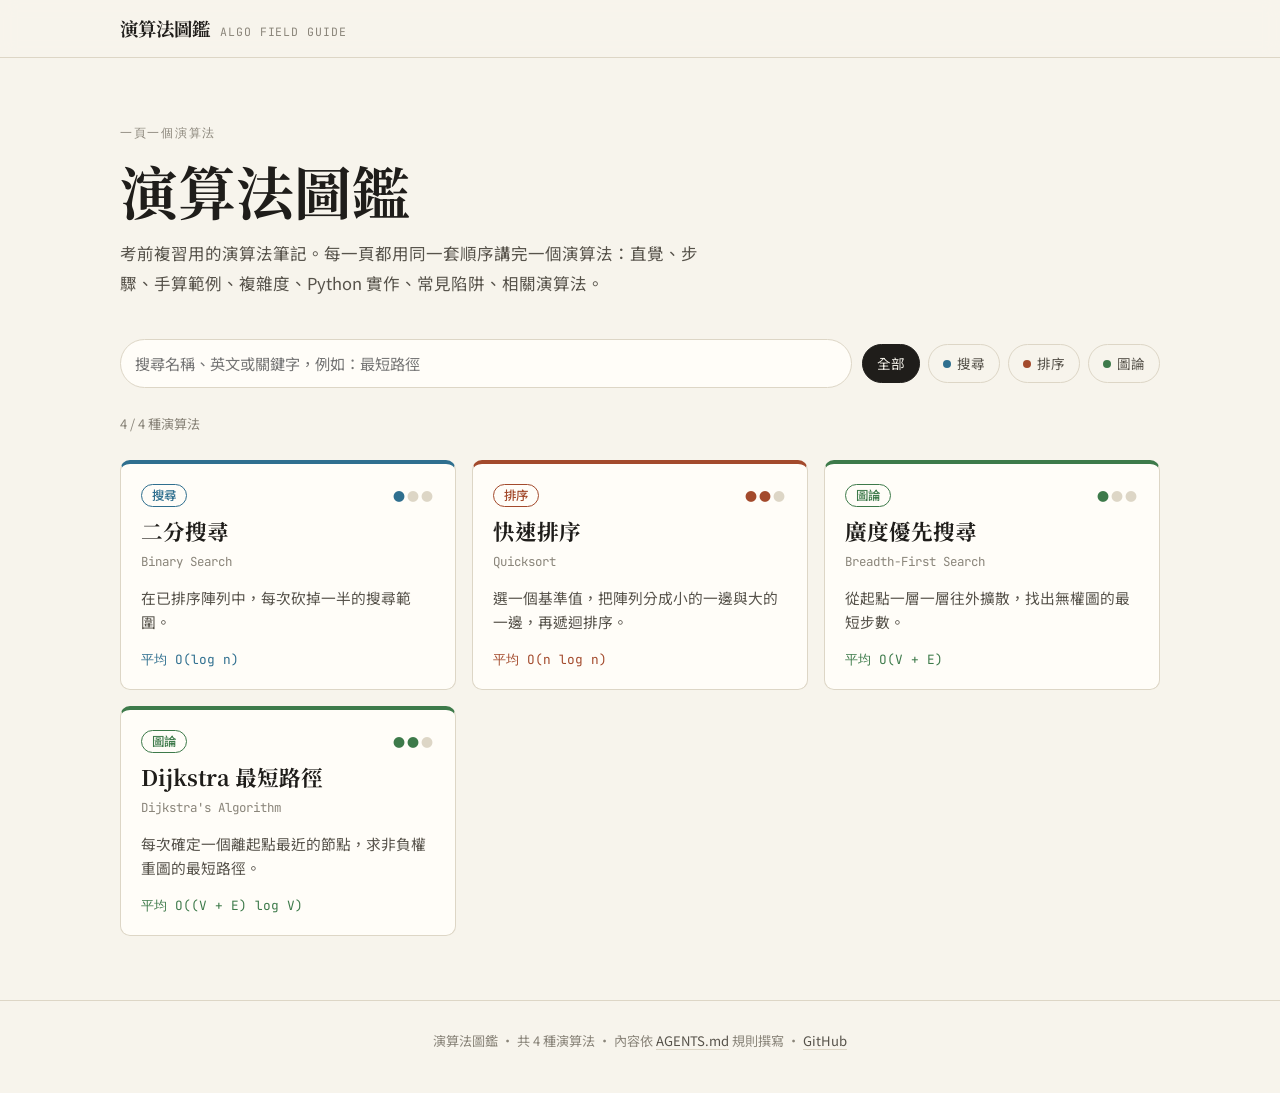
<file: index.html>
<!DOCTYPE html>
<html lang="zh-Hant">
<head>
<meta charset="utf-8">
<meta name="viewport" content="width=device-width, initial-scale=1">
<title>演算法圖鑑 Algo Field Guide</title>
<meta name="description" content="一頁一個演算法的複習圖鑑：直覺、步驟、手算範例、複雜度、Python 實作與常見陷阱。">
<link rel="preconnect" href="https://fonts.googleapis.com">
<link rel="preconnect" href="https://fonts.gstatic.com" crossorigin>
<link href="https://fonts.googleapis.com/css2?family=JetBrains+Mono:wght@400;700&family=Noto+Sans+TC:wght@400;500;700&family=Noto+Serif+TC:wght@700&display=swap" rel="stylesheet">
<link rel="stylesheet" href="assets/style.css">
</head>
<body>

<header class="site-header">
  <div class="inner">
    <a class="brand" href="index.html">演算法圖鑑 <small>ALGO FIELD GUIDE</small></a>
  </div>
</header>

<div class="home-hero">
  <div class="kicker">一頁一個演算法</div>
  <h1>演算法圖鑑</h1>
  <p>考前複習用的演算法筆記。每一頁都用同一套順序講完一個演算法：直覺、步驟、手算範例、複雜度、Python 實作、常見陷阱、相關演算法。</p>
</div>

<div class="toolbar">
  <input id="search" class="search" type="search" placeholder="搜尋名稱、英文或關鍵字，例如：最短路徑" aria-label="搜尋演算法">
  <div id="chips" class="chips" role="group" aria-label="依分類篩選"></div>
</div>
<div class="toolbar"><small id="count" class="count"></small></div>

<main id="grid" class="grid" aria-live="polite"></main>

<footer class="site-footer" id="site-footer"></footer>

<script src="data/algorithms.js"></script>
<script src="assets/main.js"></script>
</body>
</html>
</file>
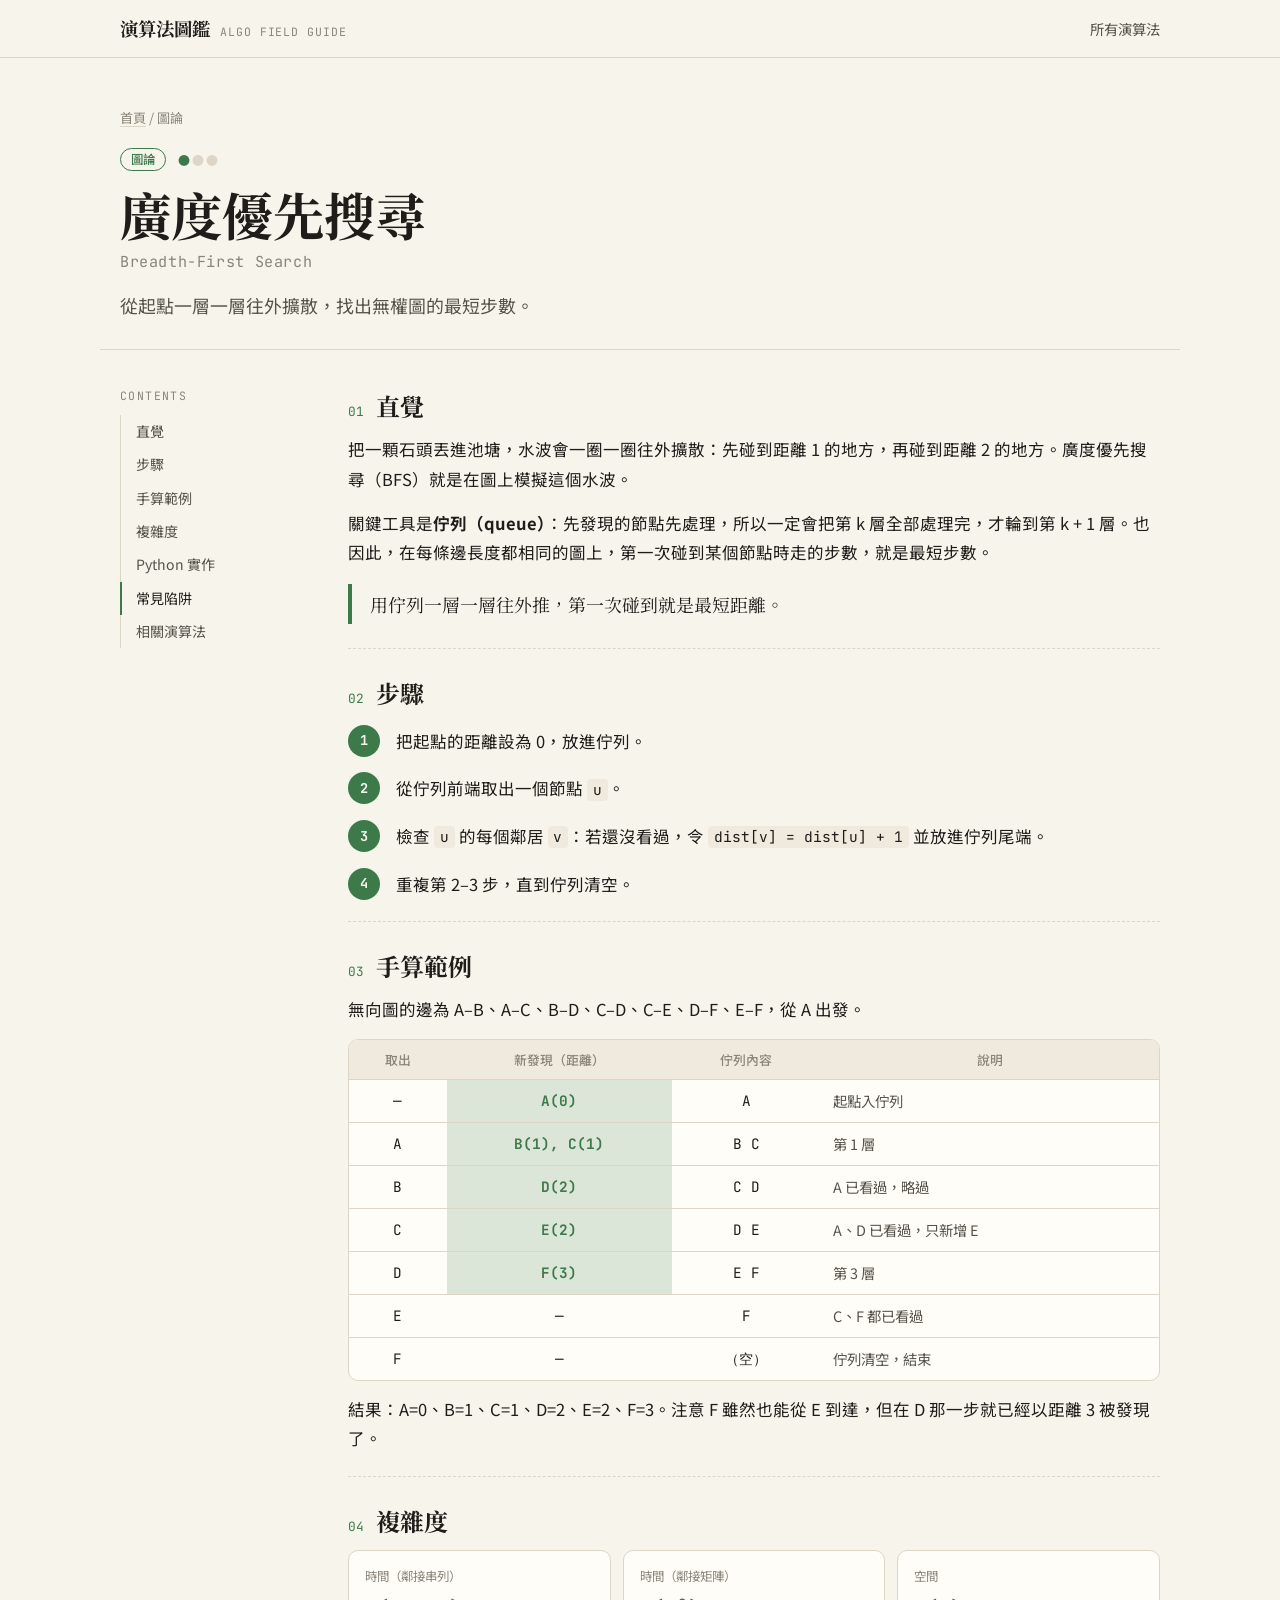
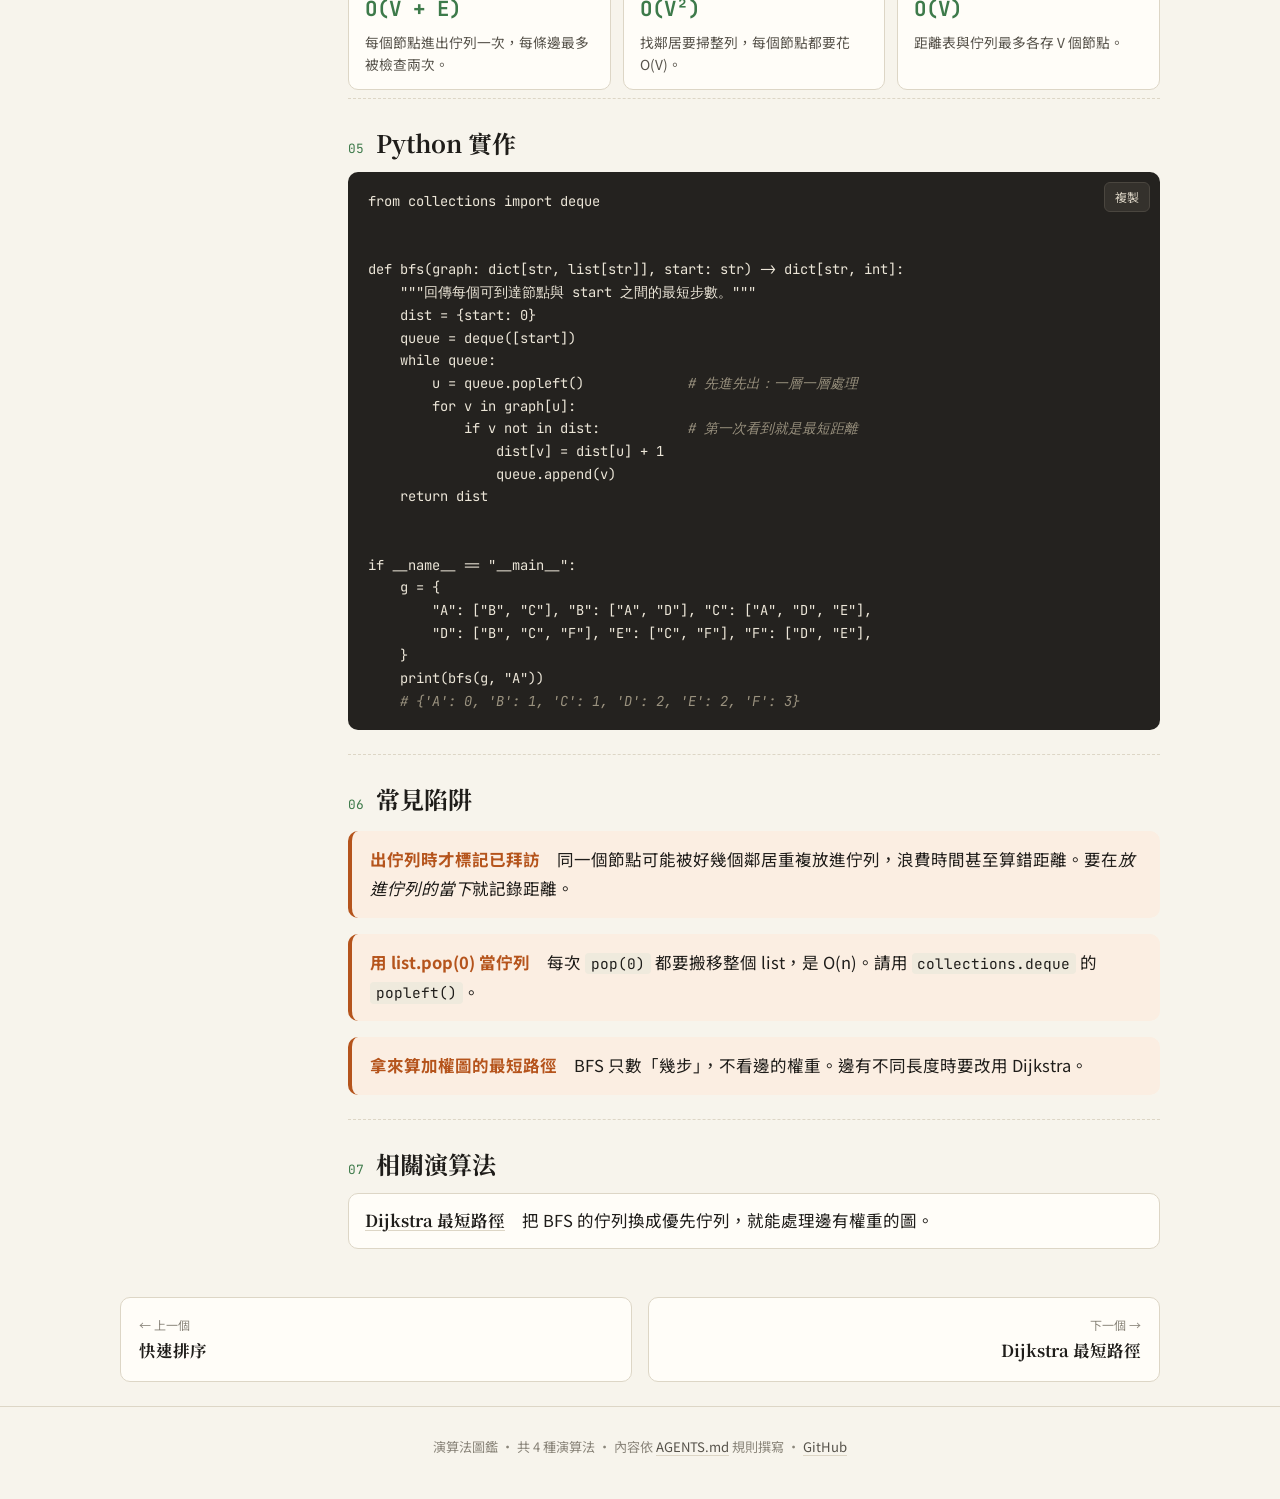
<file: algorithms/bfs.html>
<!DOCTYPE html>
<html lang="zh-Hant">
<head>
<meta charset="utf-8">
<meta name="viewport" content="width=device-width, initial-scale=1">
<title>廣度優先搜尋 · 演算法圖鑑</title>
<meta name="description" content="從起點一層一層往外擴散，找出無權圖的最短步數。">
<link rel="preconnect" href="https://fonts.googleapis.com">
<link rel="preconnect" href="https://fonts.gstatic.com" crossorigin>
<link href="https://fonts.googleapis.com/css2?family=JetBrains+Mono:wght@400;700&family=Noto+Sans+TC:wght@400;500;700&family=Noto+Serif+TC:wght@700&display=swap" rel="stylesheet">
<link rel="stylesheet" href="../assets/style.css">
</head>
<body class="cat-graph" data-slug="bfs">

<header class="site-header">
  <div class="inner">
    <a class="brand" href="../index.html">演算法圖鑑 <small>ALGO FIELD GUIDE</small></a>
    <nav><a href="../index.html">所有演算法</a></nav>
  </div>
</header>

<div class="hero">
  <div class="crumbs"><a href="../index.html">首頁</a> / 圖論</div>
  <div class="badges">
    <span class="tag">圖論</span>
    <span class="diff" title="難度 1/3">●<span>●●</span></span>
  </div>
  <h1>廣度優先搜尋</h1>
  <div class="en">Breadth-First Search</div>
  <p class="lede">從起點一層一層往外擴散，找出無權圖的最短步數。</p>
</div>

<div class="layout">
  <nav class="toc" aria-label="本頁目錄">
    <p>CONTENTS</p>
    <ol>
      <li><a href="#intuition">直覺</a></li>
      <li><a href="#steps">步驟</a></li>
      <li><a href="#example">手算範例</a></li>
      <li><a href="#complexity">複雜度</a></li>
      <li><a href="#code">Python 實作</a></li>
      <li><a href="#pitfalls">常見陷阱</a></li>
      <li><a href="#related">相關演算法</a></li>
    </ol>
  </nav>

  <article>
    <section id="intuition">
      <h2><span class="num">01</span>直覺</h2>
      <p>把一顆石頭丟進池塘，水波會一圈一圈往外擴散：先碰到距離 1 的地方，再碰到距離 2 的地方。廣度優先搜尋（BFS）就是在圖上模擬這個水波。</p>
      <p>關鍵工具是<strong>佇列（queue）</strong>：先發現的節點先處理，所以一定會把第 k 層全部處理完，才輪到第 k + 1 層。也因此，在每條邊長度都相同的圖上，第一次碰到某個節點時走的步數，就是最短步數。</p>
      <div class="callout key">用佇列一層一層往外推，第一次碰到就是最短距離。</div>
    </section>

    <section id="steps">
      <h2><span class="num">02</span>步驟</h2>
      <ol class="steps">
        <li>把起點的距離設為 0，放進佇列。</li>
        <li>從佇列前端取出一個節點 <code>u</code>。</li>
        <li>檢查 <code>u</code> 的每個鄰居 <code>v</code>：若還沒看過，令 <code>dist[v] = dist[u] + 1</code> 並放進佇列尾端。</li>
        <li>重複第 2–3 步，直到佇列清空。</li>
      </ol>
    </section>

    <section id="example">
      <h2><span class="num">03</span>手算範例</h2>
      <p>無向圖的邊為 A–B、A–C、B–D、C–D、C–E、D–F、E–F，從 A 出發。</p>
      <div class="table-wrap">
        <table class="trace">
          <thead><tr><th>取出</th><th>新發現（距離）</th><th>佇列內容</th><th>說明</th></tr></thead>
          <tbody>
            <tr><td>—</td><td class="hl">A(0)</td><td>A</td><td class="note">起點入佇列</td></tr>
            <tr><td>A</td><td class="hl">B(1), C(1)</td><td>B C</td><td class="note">第 1 層</td></tr>
            <tr><td>B</td><td class="hl">D(2)</td><td>C D</td><td class="note">A 已看過，略過</td></tr>
            <tr><td>C</td><td class="hl">E(2)</td><td>D E</td><td class="note">A、D 已看過，只新增 E</td></tr>
            <tr><td>D</td><td class="hl">F(3)</td><td>E F</td><td class="note">第 3 層</td></tr>
            <tr><td>E</td><td>—</td><td>F</td><td class="note">C、F 都已看過</td></tr>
            <tr><td>F</td><td>—</td><td>（空）</td><td class="note">佇列清空，結束</td></tr>
          </tbody>
        </table>
      </div>
      <p>結果：A=0、B=1、C=1、D=2、E=2、F=3。注意 F 雖然也能從 E 到達，但在 D 那一步就已經以距離 3 被發現了。</p>
    </section>

    <section id="complexity">
      <h2><span class="num">04</span>複雜度</h2>
      <div class="cx-grid">
        <div class="cx"><div class="label">時間（鄰接串列）</div><div class="value">O(V + E)</div><p class="why">每個節點進出佇列一次，每條邊最多被檢查兩次。</p></div>
        <div class="cx"><div class="label">時間（鄰接矩陣）</div><div class="value">O(V²)</div><p class="why">找鄰居要掃整列，每個節點都要花 O(V)。</p></div>
        <div class="cx"><div class="label">空間</div><div class="value">O(V)</div><p class="why">距離表與佇列最多各存 V 個節點。</p></div>
      </div>
    </section>

    <section id="code">
      <h2><span class="num">05</span>Python 實作</h2>
<pre><code>from collections import deque


def bfs(graph: dict[str, list[str]], start: str) -&gt; dict[str, int]:
    """回傳每個可到達節點與 start 之間的最短步數。"""
    dist = {start: 0}
    queue = deque([start])
    while queue:
        u = queue.popleft()             # 先進先出：一層一層處理
        for v in graph[u]:
            if v not in dist:           # 第一次看到就是最短距離
                dist[v] = dist[u] + 1
                queue.append(v)
    return dist


if __name__ == "__main__":
    g = {
        "A": ["B", "C"], "B": ["A", "D"], "C": ["A", "D", "E"],
        "D": ["B", "C", "F"], "E": ["C", "F"], "F": ["D", "E"],
    }
    print(bfs(g, "A"))
    # {'A': 0, 'B': 1, 'C': 1, 'D': 2, 'E': 2, 'F': 3}
</code></pre>
    </section>

    <section id="pitfalls">
      <h2><span class="num">06</span>常見陷阱</h2>
      <div class="callout warn"><p><strong>出佇列時才標記已拜訪</strong>　同一個節點可能被好幾個鄰居重複放進佇列，浪費時間甚至算錯距離。要在<em>放進佇列的當下</em>就記錄距離。</p></div>
      <div class="callout warn"><p><strong>用 list.pop(0) 當佇列</strong>　每次 <code>pop(0)</code> 都要搬移整個 list，是 O(n)。請用 <code>collections.deque</code> 的 <code>popleft()</code>。</p></div>
      <div class="callout warn"><p><strong>拿來算加權圖的最短路徑</strong>　BFS 只數「幾步」，不看邊的權重。邊有不同長度時要改用 Dijkstra。</p></div>
    </section>

    <section id="related">
      <h2><span class="num">07</span>相關演算法</h2>
      <ul class="related-list">
        <li><a href="dijkstra.html">Dijkstra 最短路徑</a>　把 BFS 的佇列換成優先佇列，就能處理邊有權重的圖。</li>
      </ul>
    </section>
  </article>
</div>

<nav class="pager" id="pager" aria-label="上一個與下一個演算法"></nav>
<footer class="site-footer" id="site-footer"></footer>

<script src="../data/algorithms.js"></script>
<script src="../assets/main.js"></script>
</body>
</html>
</file>
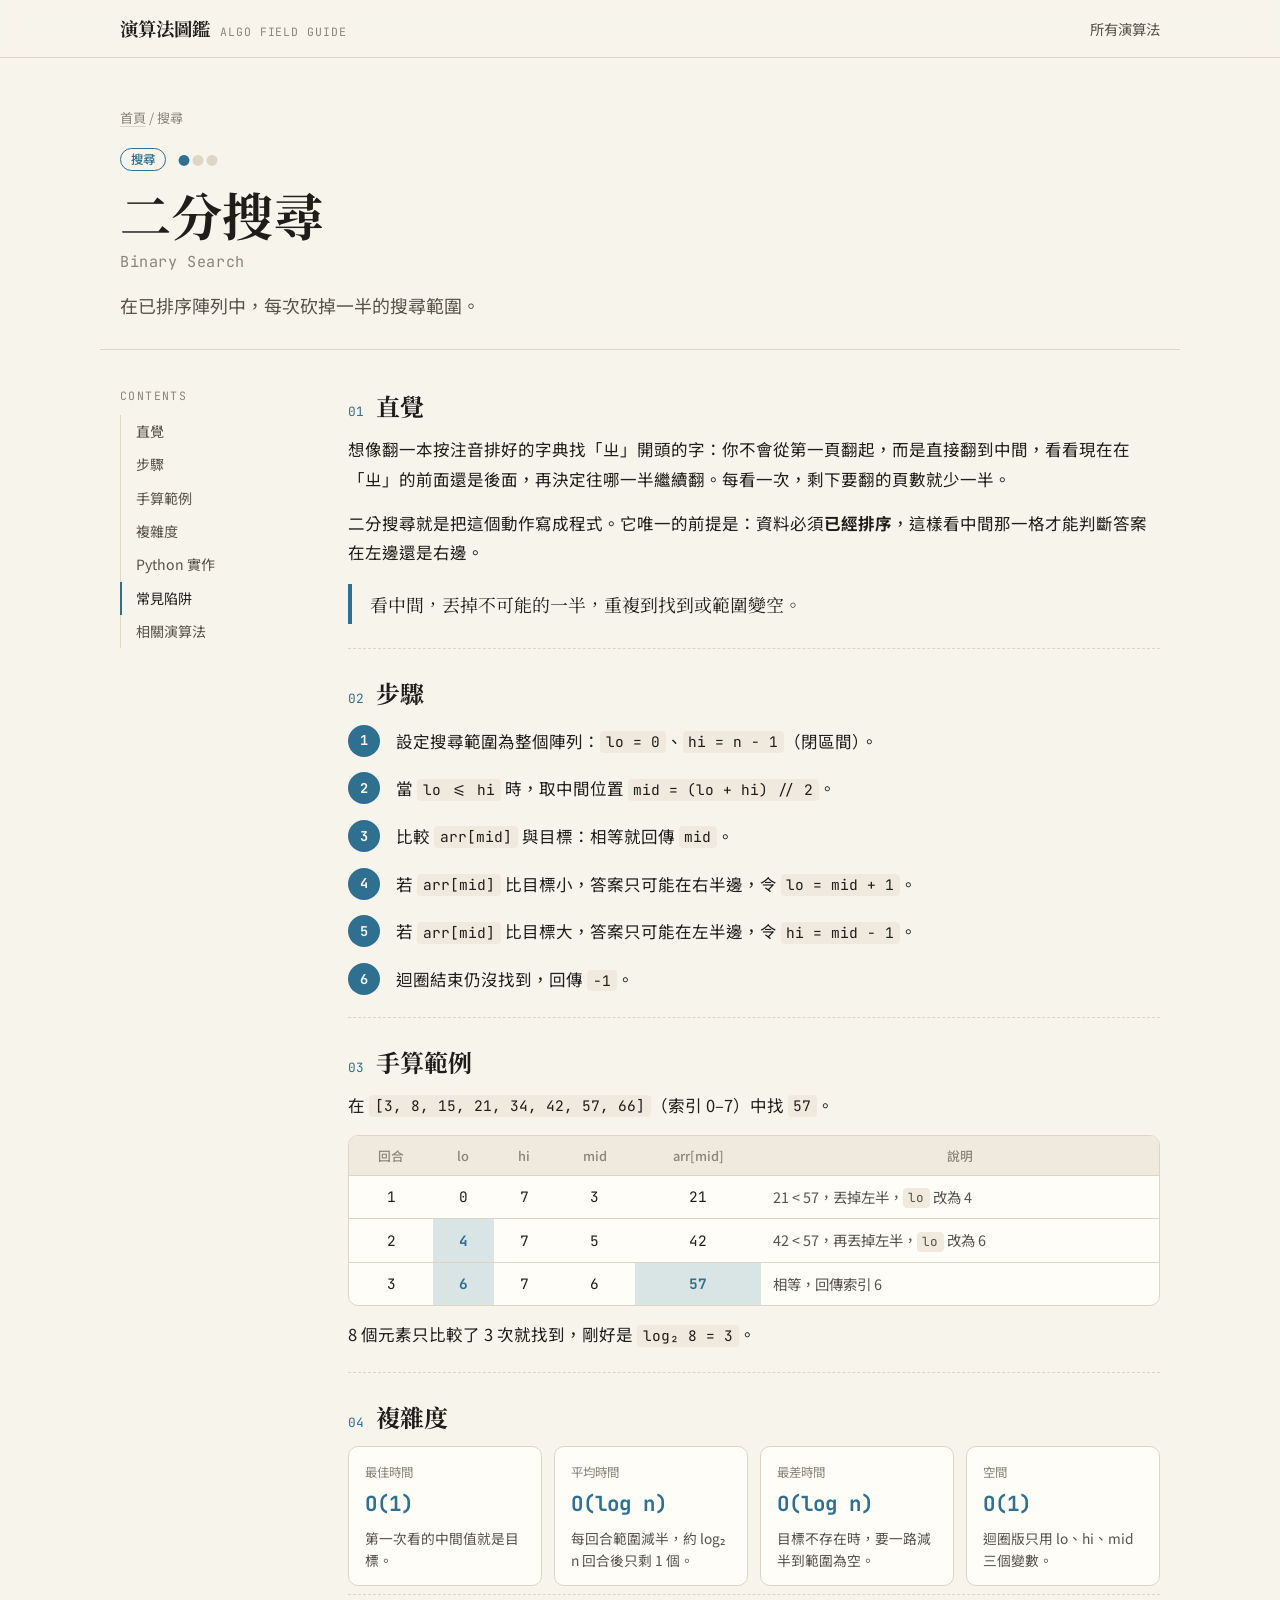
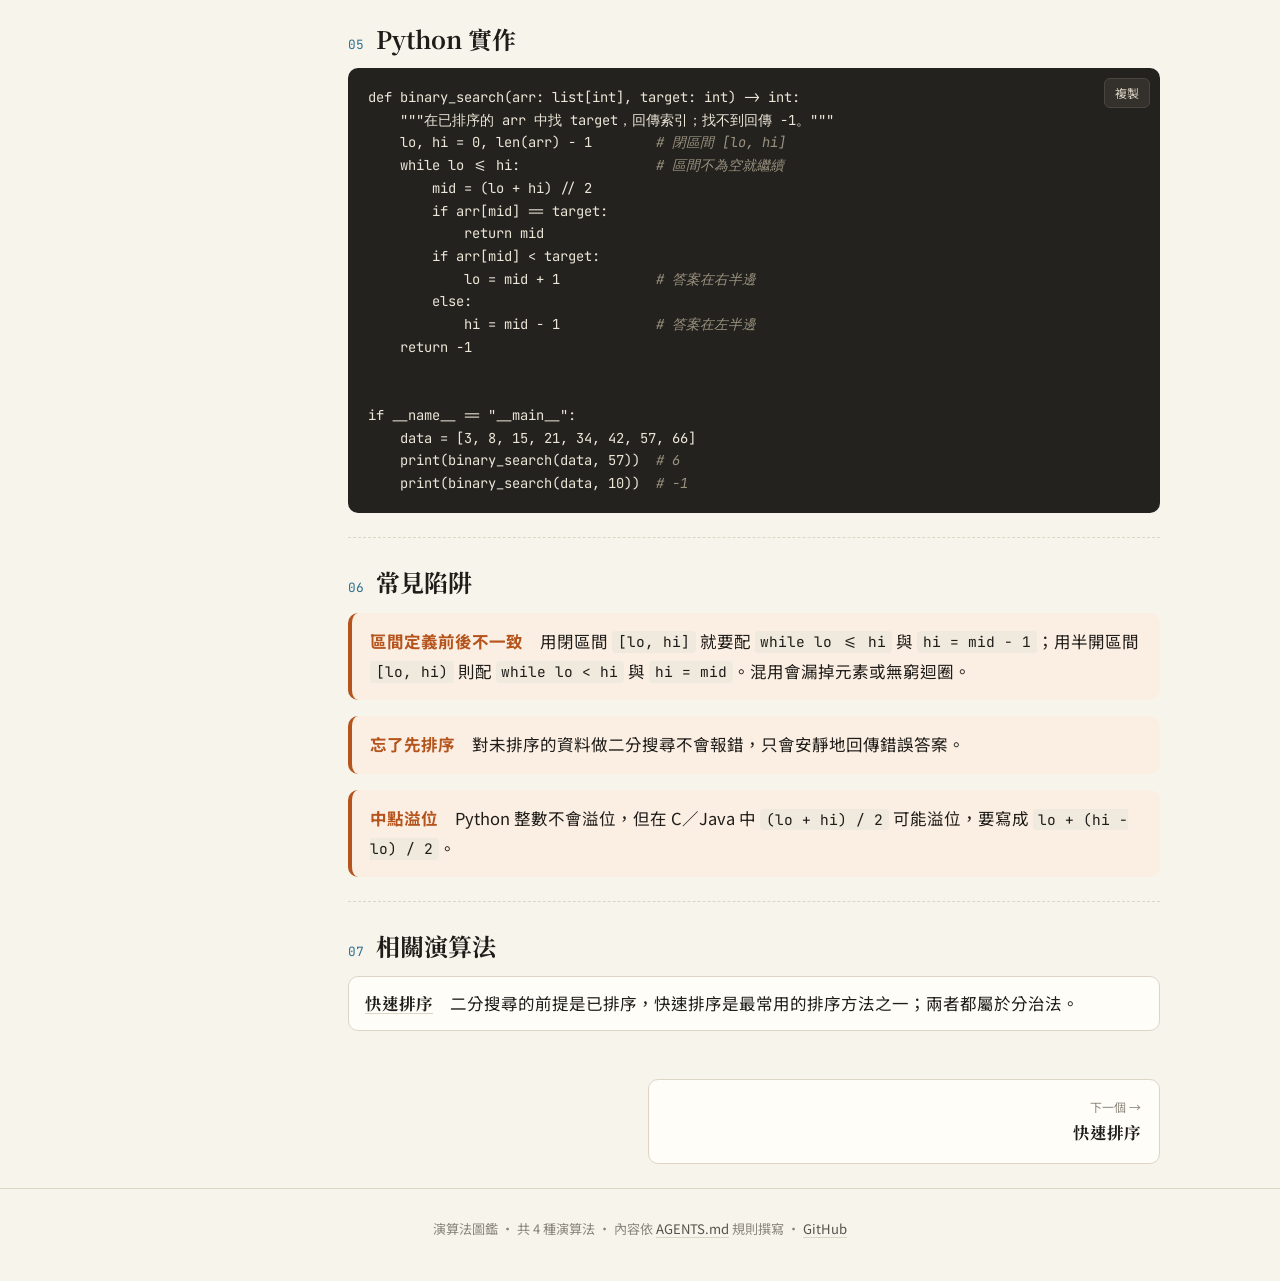
<file: algorithms/binary-search.html>
<!DOCTYPE html>
<html lang="zh-Hant">
<head>
<meta charset="utf-8">
<meta name="viewport" content="width=device-width, initial-scale=1">
<title>二分搜尋 · 演算法圖鑑</title>
<meta name="description" content="在已排序陣列中，每次砍掉一半的搜尋範圍。">
<link rel="preconnect" href="https://fonts.googleapis.com">
<link rel="preconnect" href="https://fonts.gstatic.com" crossorigin>
<link href="https://fonts.googleapis.com/css2?family=JetBrains+Mono:wght@400;700&family=Noto+Sans+TC:wght@400;500;700&family=Noto+Serif+TC:wght@700&display=swap" rel="stylesheet">
<link rel="stylesheet" href="../assets/style.css">
</head>
<body class="cat-search" data-slug="binary-search">

<header class="site-header">
  <div class="inner">
    <a class="brand" href="../index.html">演算法圖鑑 <small>ALGO FIELD GUIDE</small></a>
    <nav><a href="../index.html">所有演算法</a></nav>
  </div>
</header>

<div class="hero">
  <div class="crumbs"><a href="../index.html">首頁</a> / 搜尋</div>
  <div class="badges">
    <span class="tag">搜尋</span>
    <span class="diff" title="難度 1/3">●<span>●●</span></span>
  </div>
  <h1>二分搜尋</h1>
  <div class="en">Binary Search</div>
  <p class="lede">在已排序陣列中，每次砍掉一半的搜尋範圍。</p>
</div>

<div class="layout">
  <nav class="toc" aria-label="本頁目錄">
    <p>CONTENTS</p>
    <ol>
      <li><a href="#intuition">直覺</a></li>
      <li><a href="#steps">步驟</a></li>
      <li><a href="#example">手算範例</a></li>
      <li><a href="#complexity">複雜度</a></li>
      <li><a href="#code">Python 實作</a></li>
      <li><a href="#pitfalls">常見陷阱</a></li>
      <li><a href="#related">相關演算法</a></li>
    </ol>
  </nav>

  <article>
    <section id="intuition">
      <h2><span class="num">01</span>直覺</h2>
      <p>想像翻一本按注音排好的字典找「ㄓ」開頭的字：你不會從第一頁翻起，而是直接翻到中間，看看現在在「ㄓ」的前面還是後面，再決定往哪一半繼續翻。每看一次，剩下要翻的頁數就少一半。</p>
      <p>二分搜尋就是把這個動作寫成程式。它唯一的前提是：資料必須<strong>已經排序</strong>，這樣看中間那一格才能判斷答案在左邊還是右邊。</p>
      <div class="callout key">看中間，丟掉不可能的一半，重複到找到或範圍變空。</div>
    </section>

    <section id="steps">
      <h2><span class="num">02</span>步驟</h2>
      <ol class="steps">
        <li>設定搜尋範圍為整個陣列：<code>lo = 0</code>、<code>hi = n - 1</code>（閉區間）。</li>
        <li>當 <code>lo &lt;= hi</code> 時，取中間位置 <code>mid = (lo + hi) // 2</code>。</li>
        <li>比較 <code>arr[mid]</code> 與目標：相等就回傳 <code>mid</code>。</li>
        <li>若 <code>arr[mid]</code> 比目標小，答案只可能在右半邊，令 <code>lo = mid + 1</code>。</li>
        <li>若 <code>arr[mid]</code> 比目標大，答案只可能在左半邊，令 <code>hi = mid - 1</code>。</li>
        <li>迴圈結束仍沒找到，回傳 <code>-1</code>。</li>
      </ol>
    </section>

    <section id="example">
      <h2><span class="num">03</span>手算範例</h2>
      <p>在 <code>[3, 8, 15, 21, 34, 42, 57, 66]</code>（索引 0–7）中找 <code>57</code>。</p>
      <div class="table-wrap">
        <table class="trace">
          <thead><tr><th>回合</th><th>lo</th><th>hi</th><th>mid</th><th>arr[mid]</th><th>說明</th></tr></thead>
          <tbody>
            <tr><td>1</td><td>0</td><td>7</td><td>3</td><td>21</td><td class="note">21 &lt; 57，丟掉左半，<code>lo</code> 改為 4</td></tr>
            <tr><td>2</td><td class="hl">4</td><td>7</td><td>5</td><td>42</td><td class="note">42 &lt; 57，再丟掉左半，<code>lo</code> 改為 6</td></tr>
            <tr><td>3</td><td class="hl">6</td><td>7</td><td>6</td><td class="hl">57</td><td class="note">相等，回傳索引 6</td></tr>
          </tbody>
        </table>
      </div>
      <p>8 個元素只比較了 3 次就找到，剛好是 <code>log₂ 8 = 3</code>。</p>
    </section>

    <section id="complexity">
      <h2><span class="num">04</span>複雜度</h2>
      <div class="cx-grid">
        <div class="cx"><div class="label">最佳時間</div><div class="value">O(1)</div><p class="why">第一次看的中間值就是目標。</p></div>
        <div class="cx"><div class="label">平均時間</div><div class="value">O(log n)</div><p class="why">每回合範圍減半，約 log₂ n 回合後只剩 1 個。</p></div>
        <div class="cx"><div class="label">最差時間</div><div class="value">O(log n)</div><p class="why">目標不存在時，要一路減半到範圍為空。</p></div>
        <div class="cx"><div class="label">空間</div><div class="value">O(1)</div><p class="why">迴圈版只用 lo、hi、mid 三個變數。</p></div>
      </div>
    </section>

    <section id="code">
      <h2><span class="num">05</span>Python 實作</h2>
<pre><code>def binary_search(arr: list[int], target: int) -&gt; int:
    """在已排序的 arr 中找 target，回傳索引；找不到回傳 -1。"""
    lo, hi = 0, len(arr) - 1        # 閉區間 [lo, hi]
    while lo &lt;= hi:                 # 區間不為空就繼續
        mid = (lo + hi) // 2
        if arr[mid] == target:
            return mid
        if arr[mid] &lt; target:
            lo = mid + 1            # 答案在右半邊
        else:
            hi = mid - 1            # 答案在左半邊
    return -1


if __name__ == "__main__":
    data = [3, 8, 15, 21, 34, 42, 57, 66]
    print(binary_search(data, 57))  # 6
    print(binary_search(data, 10))  # -1
</code></pre>
    </section>

    <section id="pitfalls">
      <h2><span class="num">06</span>常見陷阱</h2>
      <div class="callout warn"><p><strong>區間定義前後不一致</strong>　用閉區間 <code>[lo, hi]</code> 就要配 <code>while lo &lt;= hi</code> 與 <code>hi = mid - 1</code>；用半開區間 <code>[lo, hi)</code> 則配 <code>while lo &lt; hi</code> 與 <code>hi = mid</code>。混用會漏掉元素或無窮迴圈。</p></div>
      <div class="callout warn"><p><strong>忘了先排序</strong>　對未排序的資料做二分搜尋不會報錯，只會安靜地回傳錯誤答案。</p></div>
      <div class="callout warn"><p><strong>中點溢位</strong>　Python 整數不會溢位，但在 C／Java 中 <code>(lo + hi) / 2</code> 可能溢位，要寫成 <code>lo + (hi - lo) / 2</code>。</p></div>
    </section>

    <section id="related">
      <h2><span class="num">07</span>相關演算法</h2>
      <ul class="related-list">
        <li><a href="quicksort.html">快速排序</a>　二分搜尋的前提是已排序，快速排序是最常用的排序方法之一；兩者都屬於分治法。</li>
      </ul>
    </section>
  </article>
</div>

<nav class="pager" id="pager" aria-label="上一個與下一個演算法"></nav>
<footer class="site-footer" id="site-footer"></footer>

<script src="../data/algorithms.js"></script>
<script src="../assets/main.js"></script>
</body>
</html>
</file>
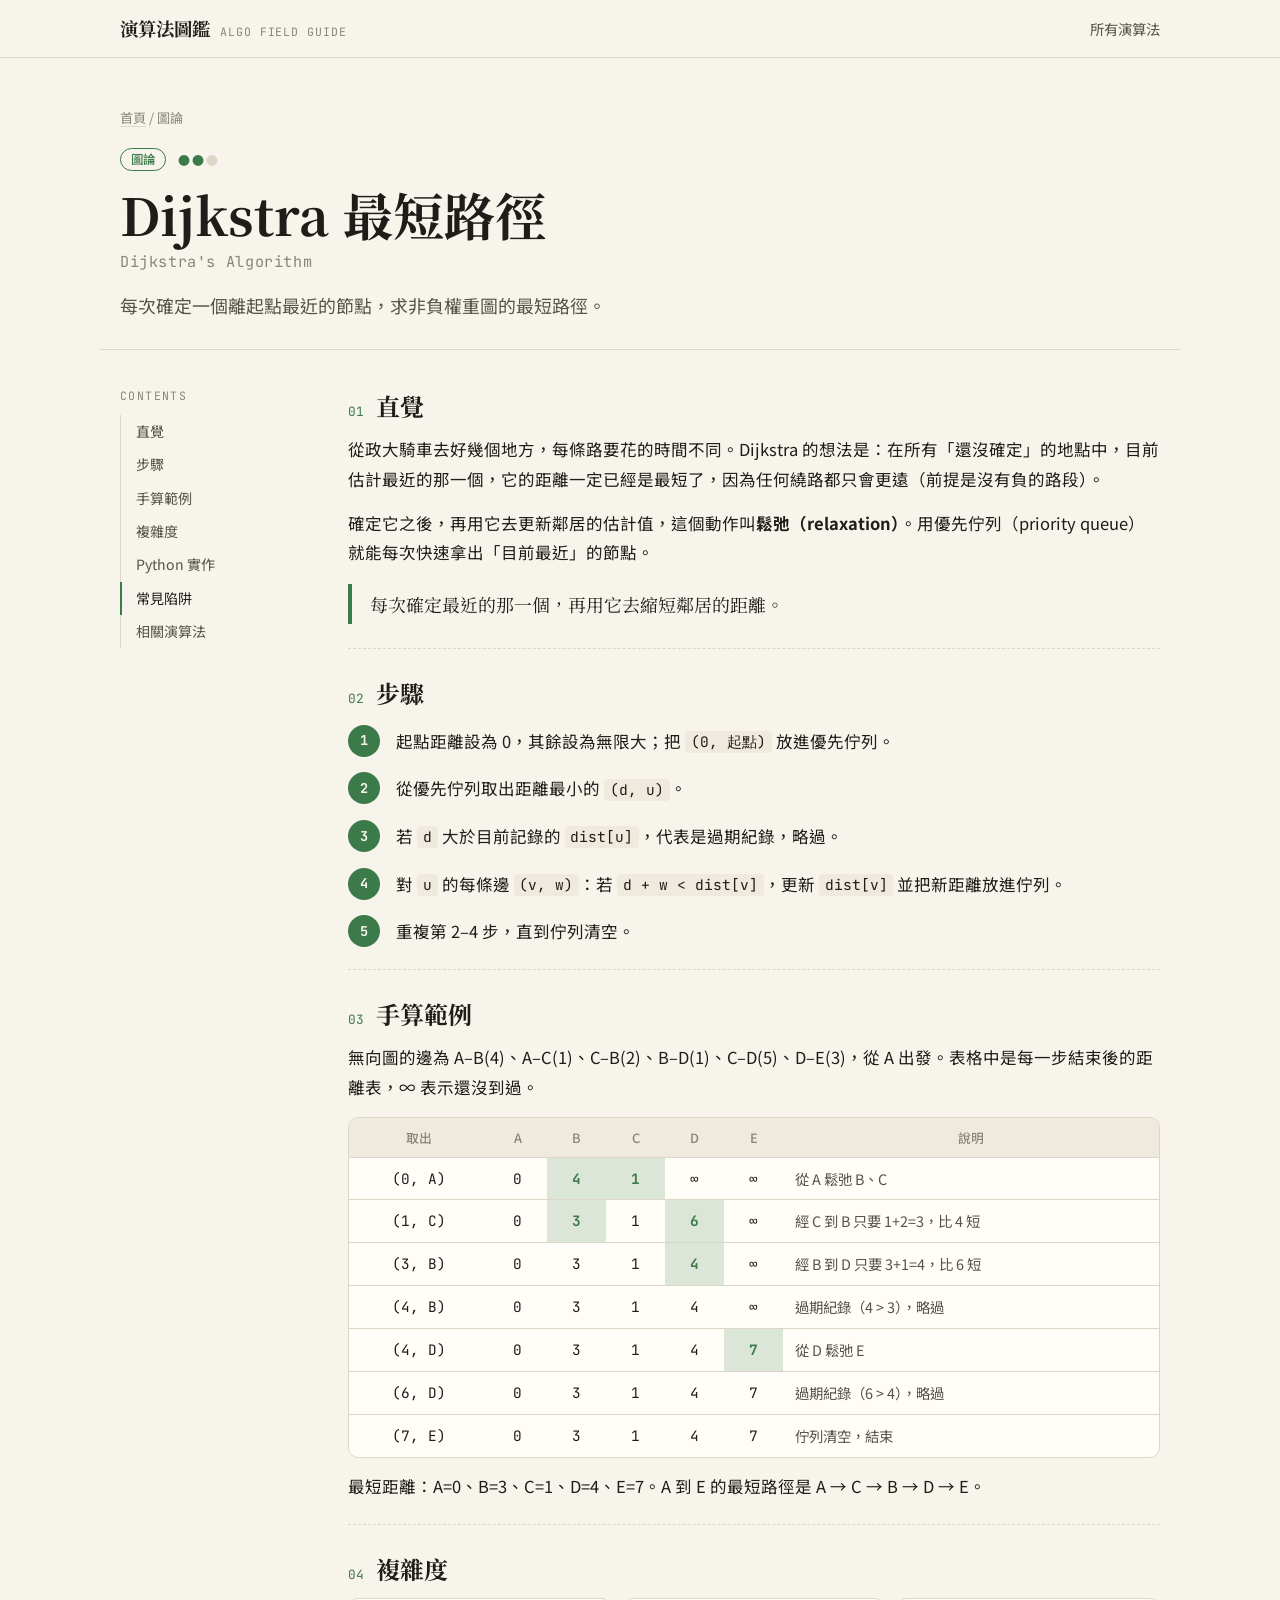
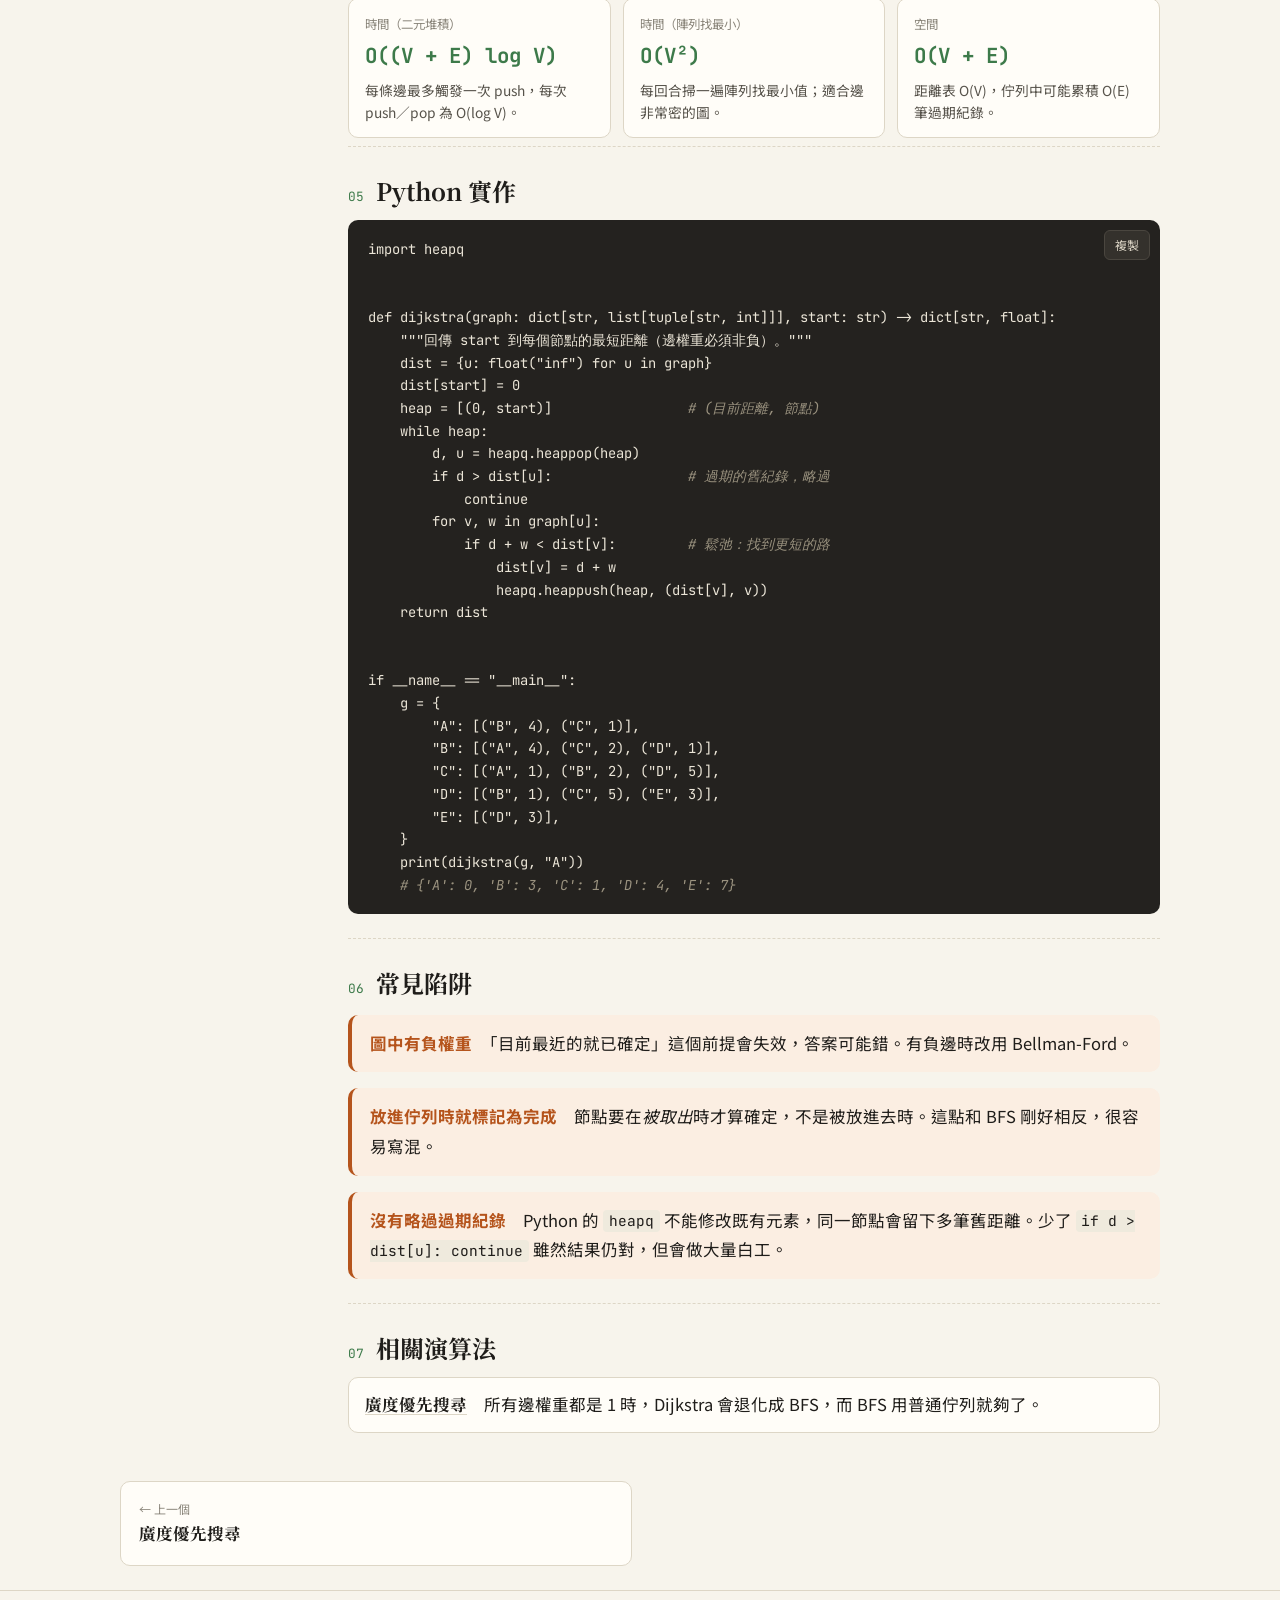
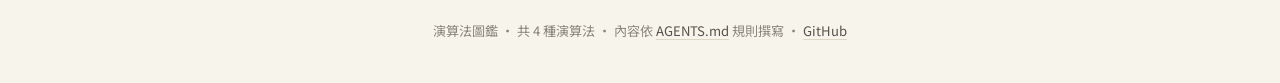
<file: algorithms/dijkstra.html>
<!DOCTYPE html>
<html lang="zh-Hant">
<head>
<meta charset="utf-8">
<meta name="viewport" content="width=device-width, initial-scale=1">
<title>Dijkstra 最短路徑 · 演算法圖鑑</title>
<meta name="description" content="每次確定一個離起點最近的節點，求非負權重圖的最短路徑。">
<link rel="preconnect" href="https://fonts.googleapis.com">
<link rel="preconnect" href="https://fonts.gstatic.com" crossorigin>
<link href="https://fonts.googleapis.com/css2?family=JetBrains+Mono:wght@400;700&family=Noto+Sans+TC:wght@400;500;700&family=Noto+Serif+TC:wght@700&display=swap" rel="stylesheet">
<link rel="stylesheet" href="../assets/style.css">
</head>
<body class="cat-graph" data-slug="dijkstra">

<header class="site-header">
  <div class="inner">
    <a class="brand" href="../index.html">演算法圖鑑 <small>ALGO FIELD GUIDE</small></a>
    <nav><a href="../index.html">所有演算法</a></nav>
  </div>
</header>

<div class="hero">
  <div class="crumbs"><a href="../index.html">首頁</a> / 圖論</div>
  <div class="badges">
    <span class="tag">圖論</span>
    <span class="diff" title="難度 2/3">●●<span>●</span></span>
  </div>
  <h1>Dijkstra 最短路徑</h1>
  <div class="en">Dijkstra's Algorithm</div>
  <p class="lede">每次確定一個離起點最近的節點，求非負權重圖的最短路徑。</p>
</div>

<div class="layout">
  <nav class="toc" aria-label="本頁目錄">
    <p>CONTENTS</p>
    <ol>
      <li><a href="#intuition">直覺</a></li>
      <li><a href="#steps">步驟</a></li>
      <li><a href="#example">手算範例</a></li>
      <li><a href="#complexity">複雜度</a></li>
      <li><a href="#code">Python 實作</a></li>
      <li><a href="#pitfalls">常見陷阱</a></li>
      <li><a href="#related">相關演算法</a></li>
    </ol>
  </nav>

  <article>
    <section id="intuition">
      <h2><span class="num">01</span>直覺</h2>
      <p>從政大騎車去好幾個地方，每條路要花的時間不同。Dijkstra 的想法是：在所有「還沒確定」的地點中，目前估計最近的那一個，它的距離一定已經是最短了，因為任何繞路都只會更遠（前提是沒有負的路段）。</p>
      <p>確定它之後，再用它去更新鄰居的估計值，這個動作叫<strong>鬆弛（relaxation）</strong>。用優先佇列（priority queue）就能每次快速拿出「目前最近」的節點。</p>
      <div class="callout key">每次確定最近的那一個，再用它去縮短鄰居的距離。</div>
    </section>

    <section id="steps">
      <h2><span class="num">02</span>步驟</h2>
      <ol class="steps">
        <li>起點距離設為 0，其餘設為無限大；把 <code>(0, 起點)</code> 放進優先佇列。</li>
        <li>從優先佇列取出距離最小的 <code>(d, u)</code>。</li>
        <li>若 <code>d</code> 大於目前記錄的 <code>dist[u]</code>，代表是過期紀錄，略過。</li>
        <li>對 <code>u</code> 的每條邊 <code>(v, w)</code>：若 <code>d + w &lt; dist[v]</code>，更新 <code>dist[v]</code> 並把新距離放進佇列。</li>
        <li>重複第 2–4 步，直到佇列清空。</li>
      </ol>
    </section>

    <section id="example">
      <h2><span class="num">03</span>手算範例</h2>
      <p>無向圖的邊為 A–B(4)、A–C(1)、C–B(2)、B–D(1)、C–D(5)、D–E(3)，從 A 出發。表格中是每一步結束後的距離表，∞ 表示還沒到過。</p>
      <div class="table-wrap">
        <table class="trace">
          <thead><tr><th>取出</th><th>A</th><th>B</th><th>C</th><th>D</th><th>E</th><th>說明</th></tr></thead>
          <tbody>
            <tr><td>(0, A)</td><td>0</td><td class="hl">4</td><td class="hl">1</td><td>∞</td><td>∞</td><td class="note">從 A 鬆弛 B、C</td></tr>
            <tr><td>(1, C)</td><td>0</td><td class="hl">3</td><td>1</td><td class="hl">6</td><td>∞</td><td class="note">經 C 到 B 只要 1+2=3，比 4 短</td></tr>
            <tr><td>(3, B)</td><td>0</td><td>3</td><td>1</td><td class="hl">4</td><td>∞</td><td class="note">經 B 到 D 只要 3+1=4，比 6 短</td></tr>
            <tr><td>(4, B)</td><td>0</td><td>3</td><td>1</td><td>4</td><td>∞</td><td class="note">過期紀錄（4 &gt; 3），略過</td></tr>
            <tr><td>(4, D)</td><td>0</td><td>3</td><td>1</td><td>4</td><td class="hl">7</td><td class="note">從 D 鬆弛 E</td></tr>
            <tr><td>(6, D)</td><td>0</td><td>3</td><td>1</td><td>4</td><td>7</td><td class="note">過期紀錄（6 &gt; 4），略過</td></tr>
            <tr><td>(7, E)</td><td>0</td><td>3</td><td>1</td><td>4</td><td>7</td><td class="note">佇列清空，結束</td></tr>
          </tbody>
        </table>
      </div>
      <p>最短距離：A=0、B=3、C=1、D=4、E=7。A 到 E 的最短路徑是 A → C → B → D → E。</p>
    </section>

    <section id="complexity">
      <h2><span class="num">04</span>複雜度</h2>
      <div class="cx-grid">
        <div class="cx"><div class="label">時間（二元堆積）</div><div class="value">O((V + E) log V)</div><p class="why">每條邊最多觸發一次 push，每次 push／pop 為 O(log V)。</p></div>
        <div class="cx"><div class="label">時間（陣列找最小）</div><div class="value">O(V²)</div><p class="why">每回合掃一遍陣列找最小值；適合邊非常密的圖。</p></div>
        <div class="cx"><div class="label">空間</div><div class="value">O(V + E)</div><p class="why">距離表 O(V)，佇列中可能累積 O(E) 筆過期紀錄。</p></div>
      </div>
    </section>

    <section id="code">
      <h2><span class="num">05</span>Python 實作</h2>
<pre><code>import heapq


def dijkstra(graph: dict[str, list[tuple[str, int]]], start: str) -&gt; dict[str, float]:
    """回傳 start 到每個節點的最短距離（邊權重必須非負）。"""
    dist = {u: float("inf") for u in graph}
    dist[start] = 0
    heap = [(0, start)]                 # (目前距離, 節點)
    while heap:
        d, u = heapq.heappop(heap)
        if d &gt; dist[u]:                 # 過期的舊紀錄，略過
            continue
        for v, w in graph[u]:
            if d + w &lt; dist[v]:         # 鬆弛：找到更短的路
                dist[v] = d + w
                heapq.heappush(heap, (dist[v], v))
    return dist


if __name__ == "__main__":
    g = {
        "A": [("B", 4), ("C", 1)],
        "B": [("A", 4), ("C", 2), ("D", 1)],
        "C": [("A", 1), ("B", 2), ("D", 5)],
        "D": [("B", 1), ("C", 5), ("E", 3)],
        "E": [("D", 3)],
    }
    print(dijkstra(g, "A"))
    # {'A': 0, 'B': 3, 'C': 1, 'D': 4, 'E': 7}
</code></pre>
    </section>

    <section id="pitfalls">
      <h2><span class="num">06</span>常見陷阱</h2>
      <div class="callout warn"><p><strong>圖中有負權重</strong>　「目前最近的就已確定」這個前提會失效，答案可能錯。有負邊時改用 Bellman-Ford。</p></div>
      <div class="callout warn"><p><strong>放進佇列時就標記為完成</strong>　節點要在<em>被取出</em>時才算確定，不是被放進去時。這點和 BFS 剛好相反，很容易寫混。</p></div>
      <div class="callout warn"><p><strong>沒有略過過期紀錄</strong>　Python 的 <code>heapq</code> 不能修改既有元素，同一節點會留下多筆舊距離。少了 <code>if d &gt; dist[u]: continue</code> 雖然結果仍對，但會做大量白工。</p></div>
    </section>

    <section id="related">
      <h2><span class="num">07</span>相關演算法</h2>
      <ul class="related-list">
        <li><a href="bfs.html">廣度優先搜尋</a>　所有邊權重都是 1 時，Dijkstra 會退化成 BFS，而 BFS 用普通佇列就夠了。</li>
      </ul>
    </section>
  </article>
</div>

<nav class="pager" id="pager" aria-label="上一個與下一個演算法"></nav>
<footer class="site-footer" id="site-footer"></footer>

<script src="../data/algorithms.js"></script>
<script src="../assets/main.js"></script>
</body>
</html>
</file>
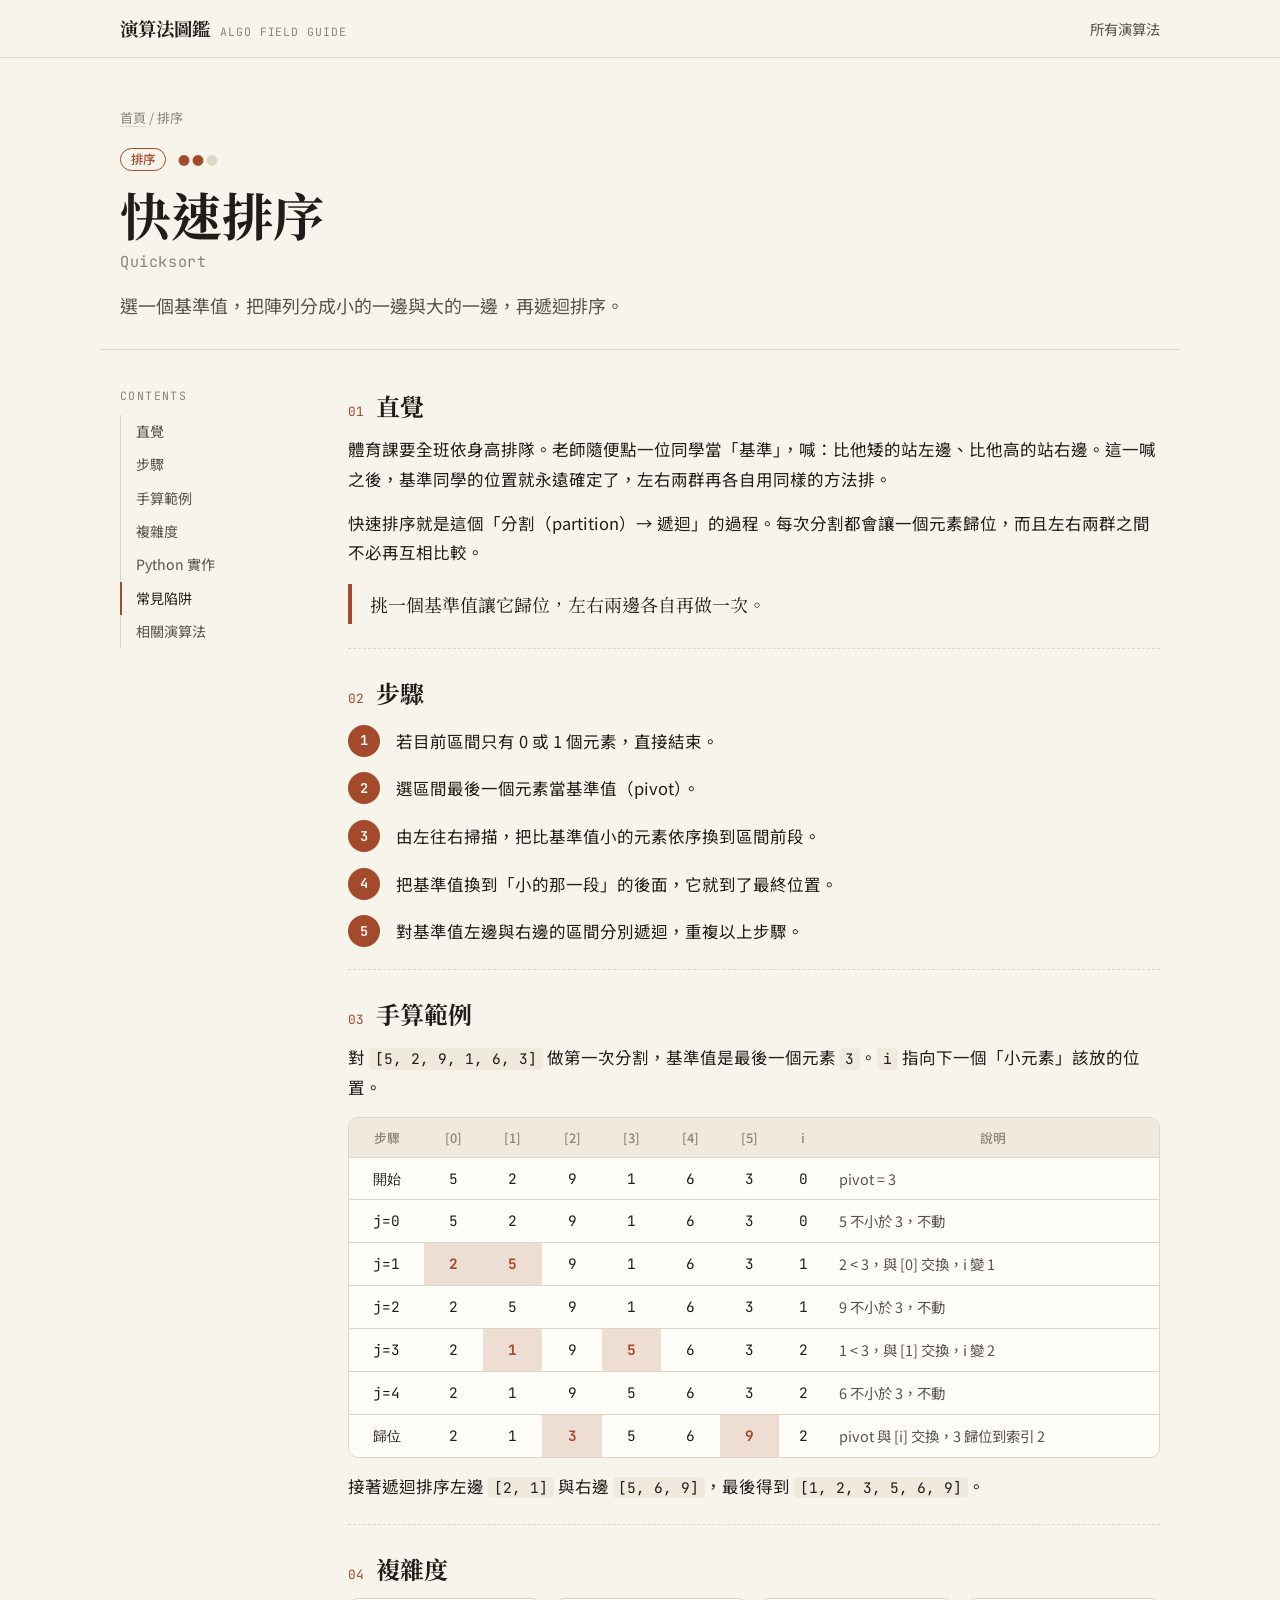
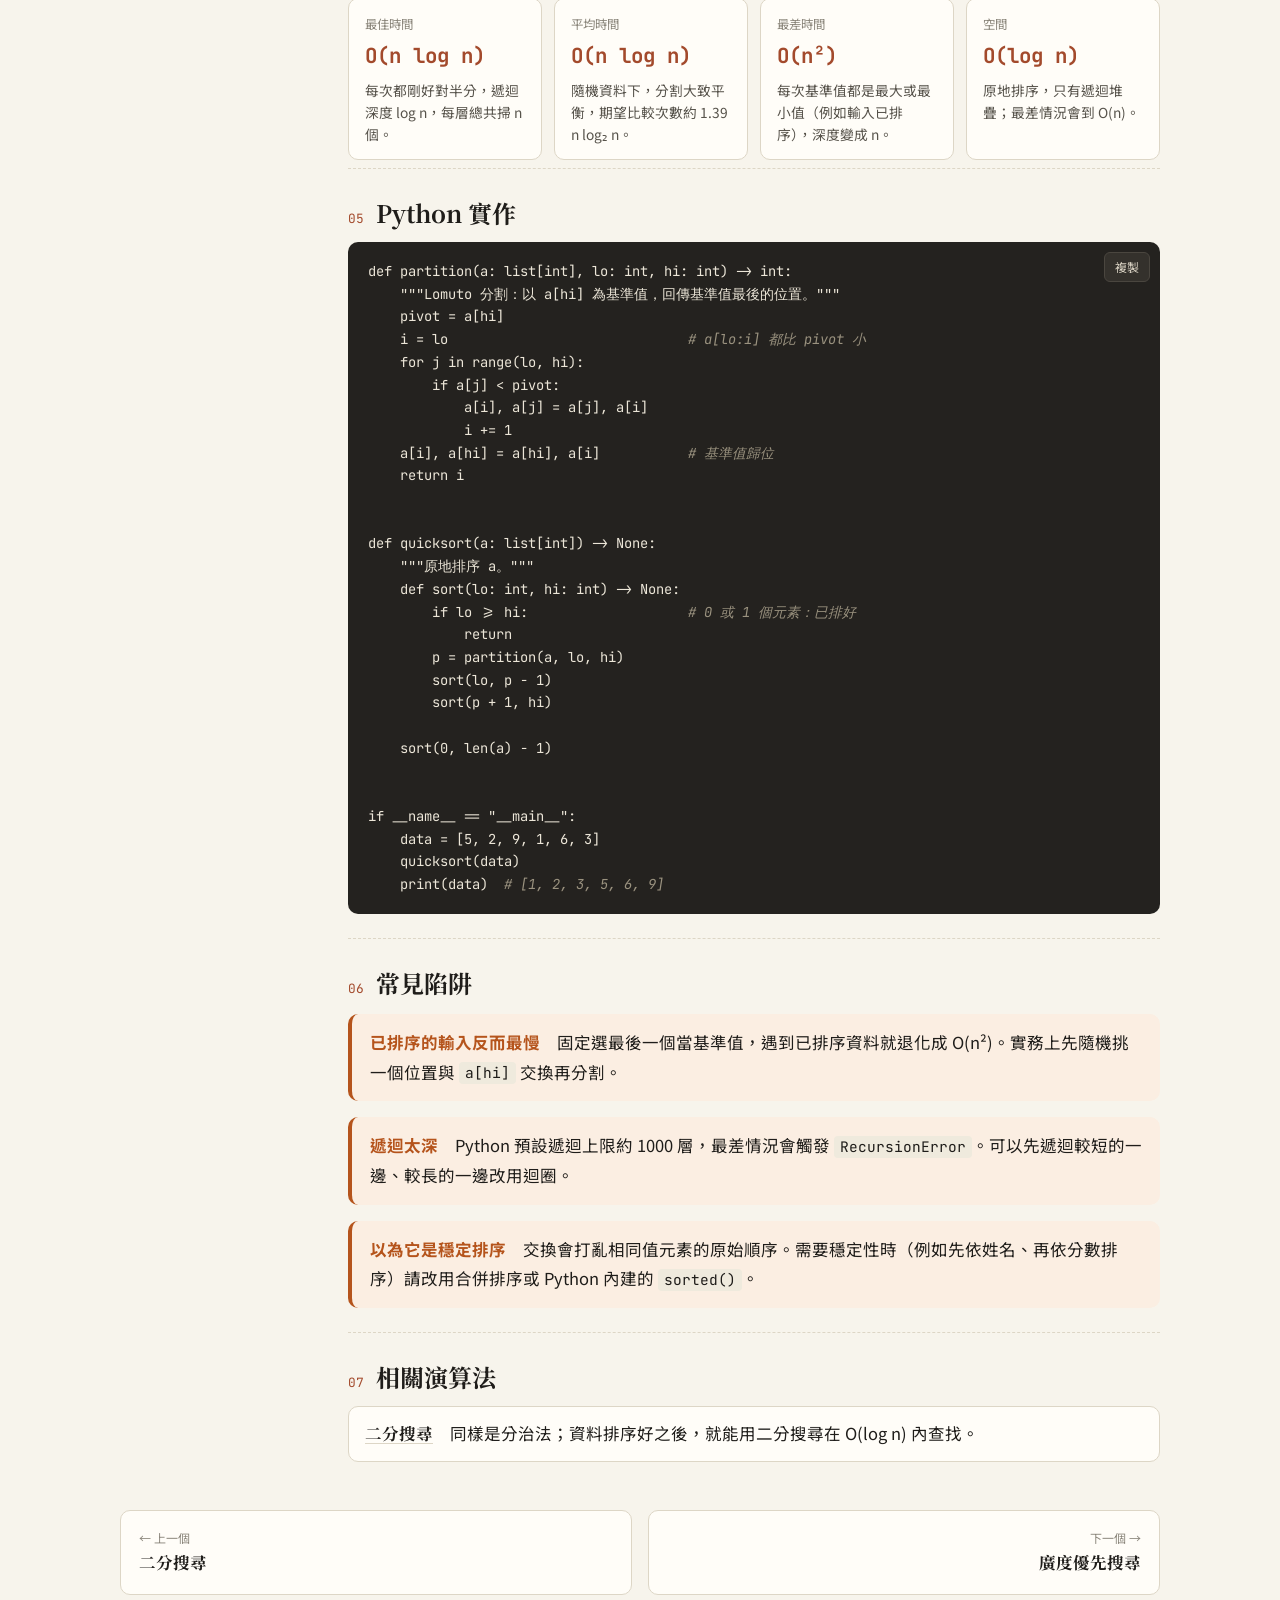
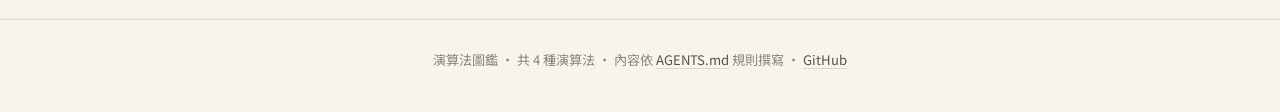
<file: algorithms/quicksort.html>
<!DOCTYPE html>
<html lang="zh-Hant">
<head>
<meta charset="utf-8">
<meta name="viewport" content="width=device-width, initial-scale=1">
<title>快速排序 · 演算法圖鑑</title>
<meta name="description" content="選一個基準值，把陣列分成小的一邊與大的一邊，再遞迴排序。">
<link rel="preconnect" href="https://fonts.googleapis.com">
<link rel="preconnect" href="https://fonts.gstatic.com" crossorigin>
<link href="https://fonts.googleapis.com/css2?family=JetBrains+Mono:wght@400;700&family=Noto+Sans+TC:wght@400;500;700&family=Noto+Serif+TC:wght@700&display=swap" rel="stylesheet">
<link rel="stylesheet" href="../assets/style.css">
</head>
<body class="cat-sorting" data-slug="quicksort">

<header class="site-header">
  <div class="inner">
    <a class="brand" href="../index.html">演算法圖鑑 <small>ALGO FIELD GUIDE</small></a>
    <nav><a href="../index.html">所有演算法</a></nav>
  </div>
</header>

<div class="hero">
  <div class="crumbs"><a href="../index.html">首頁</a> / 排序</div>
  <div class="badges">
    <span class="tag">排序</span>
    <span class="diff" title="難度 2/3">●●<span>●</span></span>
  </div>
  <h1>快速排序</h1>
  <div class="en">Quicksort</div>
  <p class="lede">選一個基準值，把陣列分成小的一邊與大的一邊，再遞迴排序。</p>
</div>

<div class="layout">
  <nav class="toc" aria-label="本頁目錄">
    <p>CONTENTS</p>
    <ol>
      <li><a href="#intuition">直覺</a></li>
      <li><a href="#steps">步驟</a></li>
      <li><a href="#example">手算範例</a></li>
      <li><a href="#complexity">複雜度</a></li>
      <li><a href="#code">Python 實作</a></li>
      <li><a href="#pitfalls">常見陷阱</a></li>
      <li><a href="#related">相關演算法</a></li>
    </ol>
  </nav>

  <article>
    <section id="intuition">
      <h2><span class="num">01</span>直覺</h2>
      <p>體育課要全班依身高排隊。老師隨便點一位同學當「基準」，喊：比他矮的站左邊、比他高的站右邊。這一喊之後，基準同學的位置就永遠確定了，左右兩群再各自用同樣的方法排。</p>
      <p>快速排序就是這個「分割（partition）→ 遞迴」的過程。每次分割都會讓一個元素歸位，而且左右兩群之間不必再互相比較。</p>
      <div class="callout key">挑一個基準值讓它歸位，左右兩邊各自再做一次。</div>
    </section>

    <section id="steps">
      <h2><span class="num">02</span>步驟</h2>
      <ol class="steps">
        <li>若目前區間只有 0 或 1 個元素，直接結束。</li>
        <li>選區間最後一個元素當基準值（pivot）。</li>
        <li>由左往右掃描，把比基準值小的元素依序換到區間前段。</li>
        <li>把基準值換到「小的那一段」的後面，它就到了最終位置。</li>
        <li>對基準值左邊與右邊的區間分別遞迴，重複以上步驟。</li>
      </ol>
    </section>

    <section id="example">
      <h2><span class="num">03</span>手算範例</h2>
      <p>對 <code>[5, 2, 9, 1, 6, 3]</code> 做第一次分割，基準值是最後一個元素 <code>3</code>。<code>i</code> 指向下一個「小元素」該放的位置。</p>
      <div class="table-wrap">
        <table class="trace">
          <thead><tr><th>步驟</th><th>[0]</th><th>[1]</th><th>[2]</th><th>[3]</th><th>[4]</th><th>[5]</th><th>i</th><th>說明</th></tr></thead>
          <tbody>
            <tr><td>開始</td><td>5</td><td>2</td><td>9</td><td>1</td><td>6</td><td>3</td><td>0</td><td class="note">pivot = 3</td></tr>
            <tr><td>j=0</td><td>5</td><td>2</td><td>9</td><td>1</td><td>6</td><td>3</td><td>0</td><td class="note">5 不小於 3，不動</td></tr>
            <tr><td>j=1</td><td class="hl">2</td><td class="hl">5</td><td>9</td><td>1</td><td>6</td><td>3</td><td>1</td><td class="note">2 &lt; 3，與 [0] 交換，i 變 1</td></tr>
            <tr><td>j=2</td><td>2</td><td>5</td><td>9</td><td>1</td><td>6</td><td>3</td><td>1</td><td class="note">9 不小於 3，不動</td></tr>
            <tr><td>j=3</td><td>2</td><td class="hl">1</td><td>9</td><td class="hl">5</td><td>6</td><td>3</td><td>2</td><td class="note">1 &lt; 3，與 [1] 交換，i 變 2</td></tr>
            <tr><td>j=4</td><td>2</td><td>1</td><td>9</td><td>5</td><td>6</td><td>3</td><td>2</td><td class="note">6 不小於 3，不動</td></tr>
            <tr><td>歸位</td><td>2</td><td>1</td><td class="hl">3</td><td>5</td><td>6</td><td class="hl">9</td><td>2</td><td class="note">pivot 與 [i] 交換，3 歸位到索引 2</td></tr>
          </tbody>
        </table>
      </div>
      <p>接著遞迴排序左邊 <code>[2, 1]</code> 與右邊 <code>[5, 6, 9]</code>，最後得到 <code>[1, 2, 3, 5, 6, 9]</code>。</p>
    </section>

    <section id="complexity">
      <h2><span class="num">04</span>複雜度</h2>
      <div class="cx-grid">
        <div class="cx"><div class="label">最佳時間</div><div class="value">O(n log n)</div><p class="why">每次都剛好對半分，遞迴深度 log n，每層總共掃 n 個。</p></div>
        <div class="cx"><div class="label">平均時間</div><div class="value">O(n log n)</div><p class="why">隨機資料下，分割大致平衡，期望比較次數約 1.39 n log₂ n。</p></div>
        <div class="cx"><div class="label">最差時間</div><div class="value">O(n²)</div><p class="why">每次基準值都是最大或最小值（例如輸入已排序），深度變成 n。</p></div>
        <div class="cx"><div class="label">空間</div><div class="value">O(log n)</div><p class="why">原地排序，只有遞迴堆疊；最差情況會到 O(n)。</p></div>
      </div>
    </section>

    <section id="code">
      <h2><span class="num">05</span>Python 實作</h2>
<pre><code>def partition(a: list[int], lo: int, hi: int) -&gt; int:
    """Lomuto 分割：以 a[hi] 為基準值，回傳基準值最後的位置。"""
    pivot = a[hi]
    i = lo                              # a[lo:i] 都比 pivot 小
    for j in range(lo, hi):
        if a[j] &lt; pivot:
            a[i], a[j] = a[j], a[i]
            i += 1
    a[i], a[hi] = a[hi], a[i]           # 基準值歸位
    return i


def quicksort(a: list[int]) -&gt; None:
    """原地排序 a。"""
    def sort(lo: int, hi: int) -&gt; None:
        if lo &gt;= hi:                    # 0 或 1 個元素：已排好
            return
        p = partition(a, lo, hi)
        sort(lo, p - 1)
        sort(p + 1, hi)

    sort(0, len(a) - 1)


if __name__ == "__main__":
    data = [5, 2, 9, 1, 6, 3]
    quicksort(data)
    print(data)  # [1, 2, 3, 5, 6, 9]
</code></pre>
    </section>

    <section id="pitfalls">
      <h2><span class="num">06</span>常見陷阱</h2>
      <div class="callout warn"><p><strong>已排序的輸入反而最慢</strong>　固定選最後一個當基準值，遇到已排序資料就退化成 O(n²)。實務上先隨機挑一個位置與 <code>a[hi]</code> 交換再分割。</p></div>
      <div class="callout warn"><p><strong>遞迴太深</strong>　Python 預設遞迴上限約 1000 層，最差情況會觸發 <code>RecursionError</code>。可以先遞迴較短的一邊、較長的一邊改用迴圈。</p></div>
      <div class="callout warn"><p><strong>以為它是穩定排序</strong>　交換會打亂相同值元素的原始順序。需要穩定性時（例如先依姓名、再依分數排序）請改用合併排序或 Python 內建的 <code>sorted()</code>。</p></div>
    </section>

    <section id="related">
      <h2><span class="num">07</span>相關演算法</h2>
      <ul class="related-list">
        <li><a href="binary-search.html">二分搜尋</a>　同樣是分治法；資料排序好之後，就能用二分搜尋在 O(log n) 內查找。</li>
      </ul>
    </section>
  </article>
</div>

<nav class="pager" id="pager" aria-label="上一個與下一個演算法"></nav>
<footer class="site-footer" id="site-footer"></footer>

<script src="../data/algorithms.js"></script>
<script src="../assets/main.js"></script>
</body>
</html>
</file>
<file: assets/style.css>
/* =========================================================
   演算法圖鑑 Algo Field Guide — 全站唯一樣式表
   規則：只新增、不刪改既有 class（見 AGENTS.md 第 10 節）
   ========================================================= */

:root {
  --paper: #f7f4ec;
  --paper-2: #efeadd;
  --card: #fffdf8;
  --ink: #1f1d1a;
  --ink-2: #57534b;
  --ink-3: #8a857a;
  --rule: #ddd6c6;
  --code-bg: #24221f;
  --code-ink: #ece6d8;

  --cat-search: #2f6f8f;
  --cat-sorting: #a34a2c;
  --cat-graph: #3d7a4a;
  --cat-dp: #6b4c9a;
  --cat-greedy: #a0781c;

  --warn: #b5541c;
  --warn-bg: #fbeee2;
  --note-bg: #efeadd;

  --accent: var(--ink);

  --serif: "Noto Serif TC", "Songti TC", serif;
  --sans: "Noto Sans TC", "PingFang TC", "Microsoft JhengHei", sans-serif;
  --mono: "JetBrains Mono", ui-monospace, Menlo, Consolas, monospace;

  --radius: 10px;
  --maxw: 1080px;
}

@media (prefers-color-scheme: dark) {
  :root {
    --paper: #171614;
    --paper-2: #201e1b;
    --card: #1e1c19;
    --ink: #ece7dc;
    --ink-2: #b9b2a4;
    --ink-3: #847e72;
    --rule: #34312b;
    --code-bg: #0f0e0d;
    --code-ink: #e6e0d2;

    --cat-search: #6fb3d4;
    --cat-sorting: #e08a68;
    --cat-graph: #7cc28a;
    --cat-dp: #b096dc;
    --cat-greedy: #e0b85a;

    --warn: #f0995f;
    --warn-bg: #2b1f17;
    --note-bg: #24221e;
  }
}

/* ---------- 基礎 ---------- */
* { box-sizing: border-box; }
html { scroll-behavior: smooth; scroll-padding-top: 80px; }
body {
  margin: 0;
  background: var(--paper);
  color: var(--ink);
  font-family: var(--sans);
  font-size: 16.5px;
  line-height: 1.8;
  -webkit-font-smoothing: antialiased;
}
a { color: inherit; text-decoration-color: var(--rule); text-underline-offset: 3px; }
a:hover { text-decoration-color: var(--accent); }
code {
  font-family: var(--mono);
  font-size: .88em;
  background: var(--paper-2);
  padding: .1em .4em;
  border-radius: 4px;
}
h1, h2, h3 { font-family: var(--serif); line-height: 1.3; font-weight: 700; }

/* ---------- 分類色 ---------- */
.cat-search  { --accent: var(--cat-search); }
.cat-sorting { --accent: var(--cat-sorting); }
.cat-graph   { --accent: var(--cat-graph); }
.cat-dp      { --accent: var(--cat-dp); }
.cat-greedy  { --accent: var(--cat-greedy); }

/* ---------- 頁首 ---------- */
.site-header {
  position: sticky; top: 0; z-index: 10;
  background: color-mix(in srgb, var(--paper) 88%, transparent);
  backdrop-filter: blur(8px);
  border-bottom: 1px solid var(--rule);
}
.site-header .inner {
  max-width: var(--maxw); margin: 0 auto;
  padding: 12px 20px;
  display: flex; align-items: center; justify-content: space-between; gap: 16px;
}
.brand {
  display: flex; align-items: baseline; gap: 10px;
  text-decoration: none; font-family: var(--serif); font-weight: 700; font-size: 1.15rem;
}
.brand small { font-family: var(--mono); font-weight: 400; font-size: .72rem; color: var(--ink-3); letter-spacing: .08em; }
.site-header nav a { font-size: .9rem; color: var(--ink-2); text-decoration: none; margin-left: 18px; }
.site-header nav a:hover { color: var(--ink); }

/* ---------- 首頁 ---------- */
.home-hero { max-width: var(--maxw); margin: 0 auto; padding: 64px 20px 24px; }
.home-hero .kicker { font-family: var(--mono); font-size: .78rem; letter-spacing: .14em; color: var(--ink-3); text-transform: uppercase; }
.home-hero h1 { font-size: clamp(2.2rem, 6vw, 3.6rem); margin: 8px 0 12px; }
.home-hero p { max-width: 36em; color: var(--ink-2); margin: 0; }

.toolbar {
  max-width: var(--maxw); margin: 0 auto; padding: 16px 20px 8px;
  display: flex; flex-wrap: wrap; gap: 10px; align-items: center;
}
.search {
  flex: 1 1 240px; min-width: 0;
  font: inherit; font-size: .95rem;
  padding: 10px 14px;
  border: 1px solid var(--rule); border-radius: 999px;
  background: var(--card); color: var(--ink);
}
.search:focus { outline: 2px solid var(--ink-3); outline-offset: 1px; }
.chips { display: flex; flex-wrap: wrap; gap: 8px; }
.chip {
  font: inherit; font-size: .85rem; cursor: pointer;
  padding: 6px 14px; border-radius: 999px;
  border: 1px solid var(--rule); background: transparent; color: var(--ink-2);
}
.chip[aria-pressed="true"] { background: var(--ink); color: var(--paper); border-color: var(--ink); }
.chip .dot { display: inline-block; width: 8px; height: 8px; border-radius: 50%; background: var(--accent); margin-right: 6px; vertical-align: 1px; }

.grid {
  max-width: var(--maxw); margin: 0 auto; padding: 16px 20px 64px;
  display: grid; grid-template-columns: repeat(auto-fill, minmax(250px, 1fr)); gap: 16px;
}
.card {
  display: flex; flex-direction: column; gap: 6px;
  padding: 20px 20px 18px;
  background: var(--card);
  border: 1px solid var(--rule);
  border-top: 4px solid var(--accent);
  border-radius: var(--radius);
  text-decoration: none;
  transition: transform .15s ease, box-shadow .15s ease;
}
.card:hover { transform: translateY(-2px); box-shadow: 0 8px 24px -12px rgba(0,0,0,.25); }
.card .meta { display: flex; justify-content: space-between; align-items: center; font-size: .78rem; color: var(--ink-3); }
.card h2 { font-size: 1.35rem; margin: 4px 0 0; }
.card .en { font-family: var(--mono); font-size: .78rem; color: var(--ink-3); }
.card p { margin: 6px 0 0; font-size: .92rem; color: var(--ink-2); line-height: 1.65; flex: 1; }
.card .time { font-family: var(--mono); font-size: .8rem; color: var(--accent); margin-top: 8px; }
.count { font-size: .82rem; color: var(--ink-3); }
.empty { grid-column: 1 / -1; color: var(--ink-3); text-align: center; padding: 40px 0; }

.tag {
  display: inline-block; font-size: .78rem; font-weight: 500;
  color: var(--accent);
  border: 1px solid currentColor; border-radius: 999px;
  padding: 0 10px; line-height: 1.7;
}
.diff { letter-spacing: 2px; color: var(--accent); font-size: .75rem; }
.diff span { color: var(--rule); }

/* ---------- 演算法頁 ---------- */
.hero { max-width: var(--maxw); margin: 0 auto; padding: 48px 20px 28px; border-bottom: 1px solid var(--rule); }
.crumbs { font-size: .82rem; color: var(--ink-3); margin-bottom: 18px; }
.crumbs a { color: var(--ink-3); }
.hero .badges { display: flex; gap: 12px; align-items: center; }
.hero h1 { font-size: clamp(2rem, 5.5vw, 3.2rem); margin: 10px 0 0; }
.hero .en { font-family: var(--mono); color: var(--ink-3); font-size: .95rem; letter-spacing: .04em; }
.hero .lede { font-size: 1.12rem; color: var(--ink-2); margin: 14px 0 0; max-width: 34em; }

.layout {
  max-width: var(--maxw); margin: 0 auto; padding: 0 20px;
  display: grid; grid-template-columns: 180px minmax(0, 1fr); gap: 48px;
}
.toc { position: sticky; top: 76px; align-self: start; padding-top: 36px; font-size: .88rem; }
.toc p { font-family: var(--mono); font-size: .72rem; letter-spacing: .12em; color: var(--ink-3); margin: 0 0 8px; }
.toc ol { list-style: none; margin: 0; padding: 0; border-left: 1px solid var(--rule); }
.toc a { display: block; padding: 4px 0 4px 14px; margin-left: -1px; border-left: 2px solid transparent; color: var(--ink-2); text-decoration: none; }
.toc a:hover, .toc a.active { color: var(--ink); border-left-color: var(--accent); }

article { padding: 12px 0 40px; min-width: 0; }
article section { padding: 28px 0 8px; }
article section + section { border-top: 1px dashed var(--rule); }
article h2 { font-size: 1.5rem; margin: 0 0 14px; display: flex; align-items: baseline; gap: 12px; }
article h2 .num { font-family: var(--mono); font-size: .8rem; font-weight: 400; color: var(--accent); }
article p { margin: 0 0 14px; }

/* 提示框 */
.callout { background: var(--note-bg); border-radius: var(--radius); padding: 14px 18px; margin: 16px 0; }
.callout p:last-child { margin-bottom: 0; }
.callout.key { background: transparent; border-left: 4px solid var(--accent); border-radius: 0; padding: 4px 0 4px 18px; font-family: var(--serif); font-size: 1.12rem; }
.callout.warn { background: var(--warn-bg); border-left: 4px solid var(--warn); }
.callout.warn strong { color: var(--warn); }

/* 步驟 */
ol.steps { list-style: none; counter-reset: s; padding: 0; margin: 0; }
ol.steps li { counter-increment: s; position: relative; padding: 4px 0 14px 48px; }
ol.steps li::before {
  content: counter(s);
  position: absolute; left: 0; top: 2px;
  width: 32px; height: 32px; border-radius: 50%;
  display: grid; place-items: center;
  font-family: var(--mono); font-size: .85rem; font-weight: 700;
  color: var(--paper); background: var(--accent);
}

/* 追蹤表 */
.table-wrap { overflow-x: auto; margin: 8px 0 14px; border: 1px solid var(--rule); border-radius: var(--radius); background: var(--card); }
table.trace { border-collapse: collapse; width: 100%; font-size: .9rem; }
table.trace th, table.trace td { padding: 8px 12px; text-align: center; border-bottom: 1px solid var(--rule); white-space: nowrap; }
table.trace th { font-weight: 500; color: var(--ink-3); font-size: .8rem; background: var(--paper-2); }
table.trace tr:last-child td { border-bottom: 0; }
table.trace td { font-family: var(--mono); }
table.trace td.note { font-family: var(--sans); text-align: left; color: var(--ink-2); white-space: normal; min-width: 12em; }
table.trace td.hl { background: color-mix(in srgb, var(--accent) 18%, transparent); color: var(--accent); font-weight: 700; }

/* 複雜度 */
.cx-grid { display: grid; grid-template-columns: repeat(auto-fit, minmax(180px, 1fr)); gap: 12px; }
.cx { background: var(--card); border: 1px solid var(--rule); border-radius: var(--radius); padding: 14px 16px; }
.cx .label { font-size: .78rem; color: var(--ink-3); }
.cx .value { font-family: var(--mono); font-size: 1.3rem; font-weight: 700; color: var(--accent); margin: 2px 0 4px; }
.cx .why { font-size: .86rem; color: var(--ink-2); line-height: 1.6; margin: 0; }

/* 程式碼 */
.code-block { position: relative; margin: 8px 0 16px; }
pre {
  margin: 0; padding: 18px 20px; overflow-x: auto;
  background: var(--code-bg); color: var(--code-ink);
  border-radius: var(--radius);
  font-family: var(--mono); font-size: .86rem; line-height: 1.65;
}
pre code { background: none; padding: 0; font-size: inherit; }
pre .c { color: #9a927f; font-style: italic; }
.copy-btn {
  position: absolute; top: 10px; right: 10px;
  font: inherit; font-size: .75rem; cursor: pointer;
  padding: 3px 10px; border-radius: 6px;
  border: 1px solid #4a463f; background: #34312c; color: #d8d1c2;
}
.copy-btn:hover { background: #45413a; }

/* 相關 */
ul.related-list { list-style: none; padding: 0; margin: 0; display: grid; gap: 10px; }
ul.related-list li { padding: 12px 16px; background: var(--card); border: 1px solid var(--rule); border-radius: var(--radius); }
ul.related-list a { font-weight: 700; font-family: var(--serif); }

/* 上一頁／下一頁 */
.pager { max-width: var(--maxw); margin: 0 auto; padding: 0 20px 24px; display: grid; grid-template-columns: 1fr 1fr; gap: 16px; }
.pager a { display: block; padding: 16px 18px; border: 1px solid var(--rule); border-radius: var(--radius); text-decoration: none; background: var(--card); }
.pager a:hover { border-color: var(--ink-3); }
.pager small { display: block; font-size: .75rem; color: var(--ink-3); }
.pager span { font-family: var(--serif); font-weight: 700; }
.pager .next { text-align: right; grid-column: 2; }

/* 頁尾 */
.site-footer { border-top: 1px solid var(--rule); padding: 28px 20px 40px; text-align: center; font-size: .82rem; color: var(--ink-3); }
.site-footer a { color: var(--ink-2); }

/* ---------- 響應式 ---------- */
@media (max-width: 760px) {
  body { font-size: 16px; }
  .layout { grid-template-columns: 1fr; gap: 0; padding: 0 16px; }
  .toc { display: none; }
  .hero, .home-hero, .toolbar, .grid, .pager { padding-left: 16px; padding-right: 16px; }
  .site-header .inner { padding: 10px 16px; }
  .brand small { display: none; }
  .pager { grid-template-columns: 1fr; }
  .pager .next { grid-column: 1; }
}
</file>
